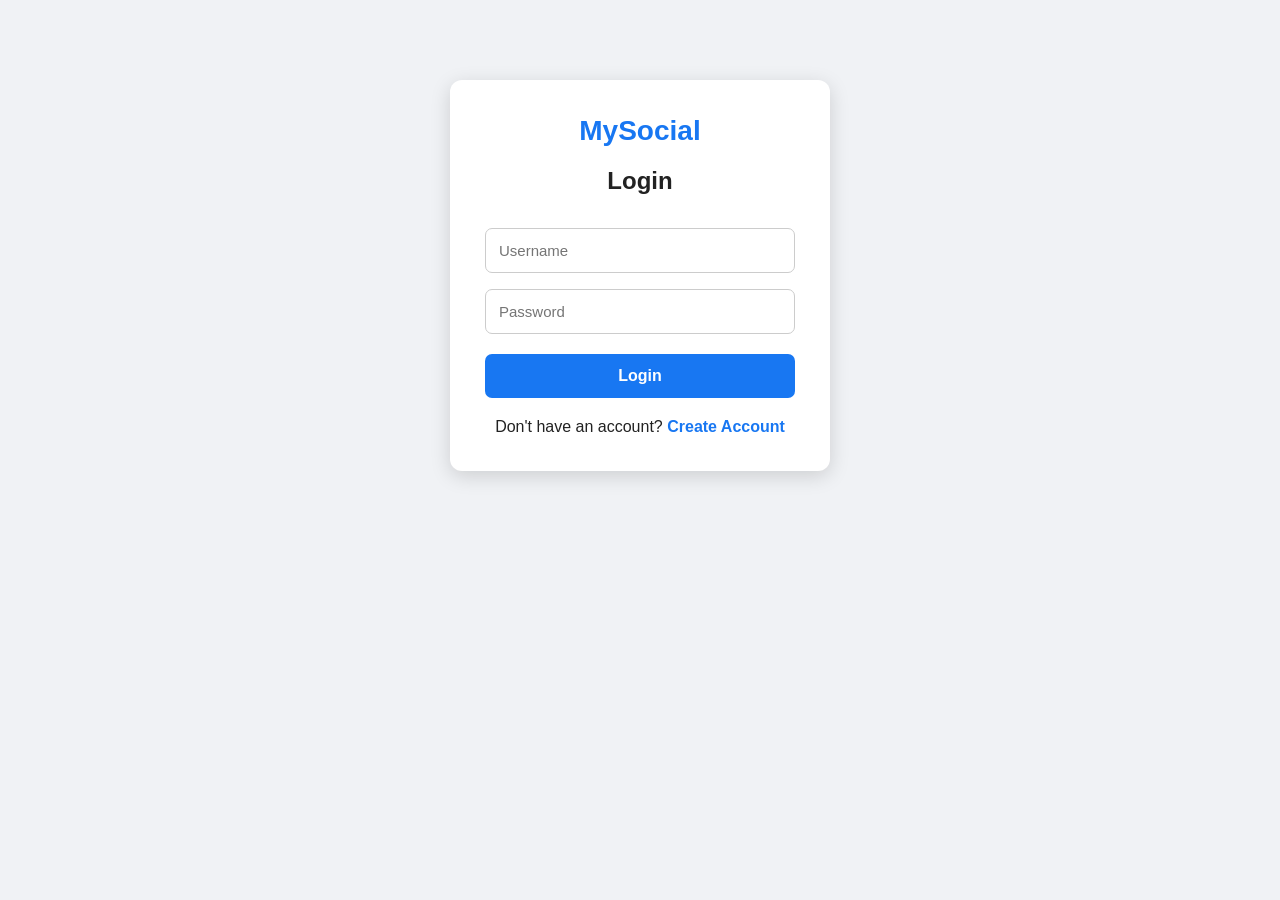
<file: index.html>
<!DOCTYPE html>
<html lang="en">
<head>
    <meta charset="UTF-8">
    <meta name="viewport" content="width=device-width, initial-scale=1.0">
    <title>Social Website - Login</title>
    <link rel="stylesheet" href="style.css">
</head>

<body>

    <div class="auth-container">

        <div class="logo">
            MySocial
        </div>

        <h2>Login</h2>

        <form id="loginForm">

            <input
                type="text"
                id="loginUsername"
                placeholder="Username"
                required
            >

            <input
                type="password"
                id="loginPassword"
                placeholder="Password"
                required
            >

            <button type="submit">Login</button>

        </form>

        <p>
            Don't have an account?
            <a href="register.html">Create Account</a>
        </p>

    </div>

    <script src="script.js"></script>

</body>
</html>
</file>
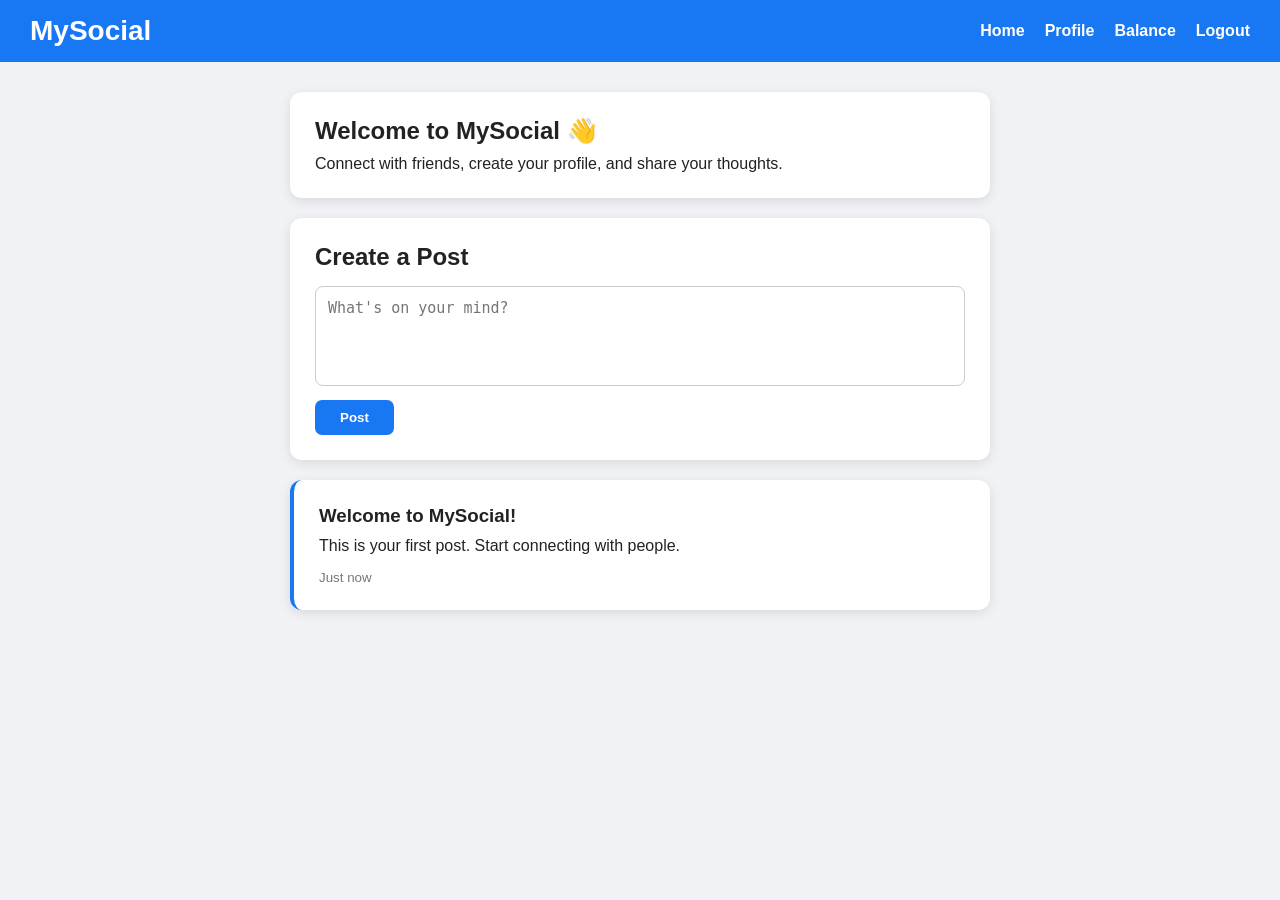
<file: home.html>
<!DOCTYPE html>
<html lang="en">
<head>
    <meta charset="UTF-8">
    <meta name="viewport" content="width=device-width, initial-scale=1.0">

    <title>MySocial - Home</title>

    <link rel="stylesheet" href="style.css">
</head>

<body>

    <!-- Navigation Bar -->
    <nav class="navbar">

        <div class="logo">
            MySocial
        </div>

        <div class="nav-links">
            <a href="home.html">Home</a>
            <a href="profile.html">Profile</a>
            <a href="recharge.html">Balance</a>
            <a href="index.html">Logout</a>
        </div>

    </nav>


    <!-- Main Content -->
    <main class="home-container">

        <section class="welcome-card">

            <h1>Welcome to MySocial 👋</h1>

            <p>
                Connect with friends, create your profile,
                and share your thoughts.
            </p>

        </section>


        <!-- Create Post -->
        <section class="post-box">

            <h2>Create a Post</h2>

            <textarea
                id="postText"
                placeholder="What's on your mind?"
            ></textarea>

            <button onclick="createPost()">
                Post
            </button>

        </section>


        <!-- Posts -->
        <section id="posts">

            <div class="post">

                <h3>Welcome to MySocial!</h3>

                <p>
                    This is your first post.
                    Start connecting with people.
                </p>

                <small>
                    Just now
                </small>

            </div>

        </section>

    </main>


    <script src="script.js"></script>

</body>
</html>
</file>
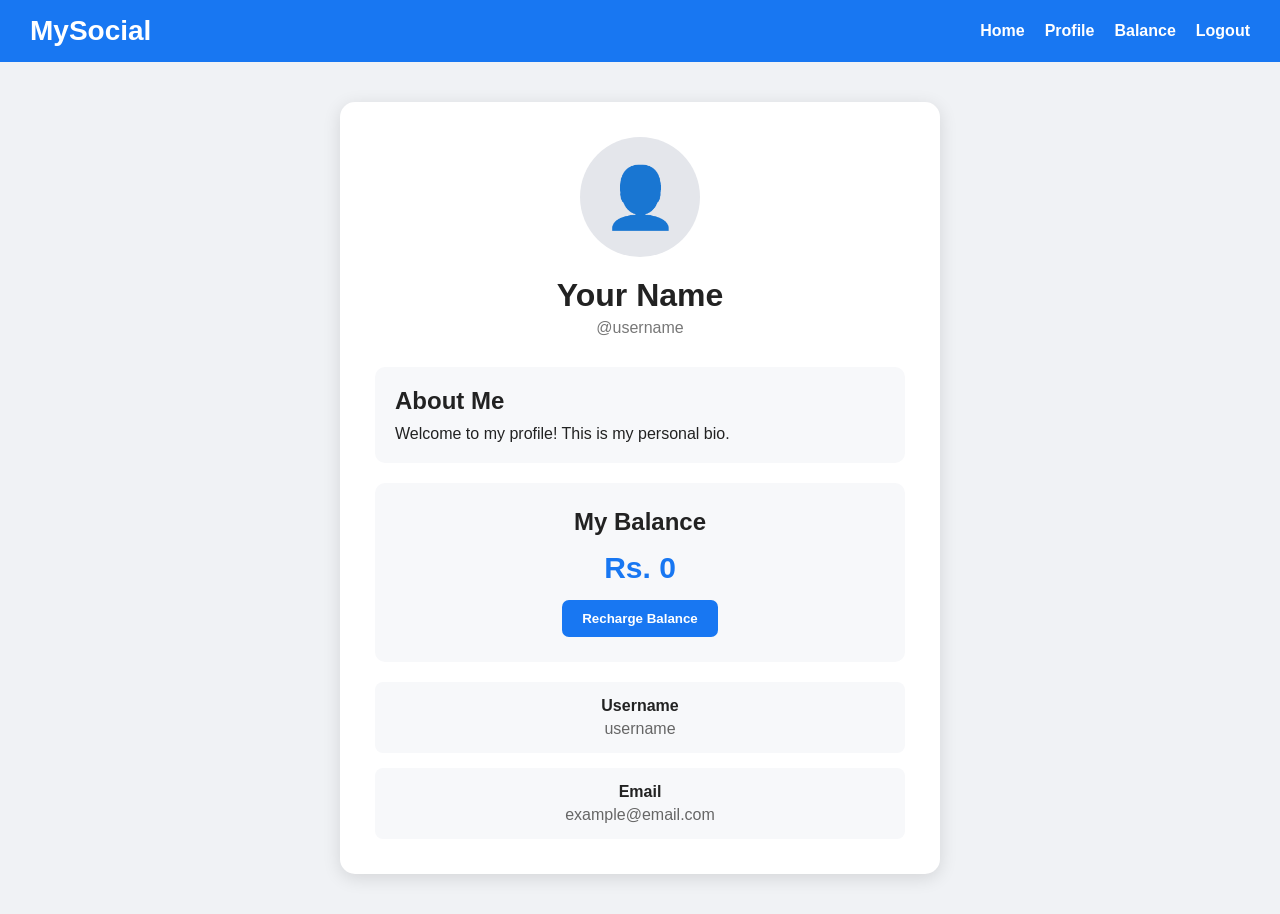
<file: profile.html>
<!DOCTYPE html>
<html lang="en">
<head>
    <meta charset="UTF-8">
    <meta name="viewport" content="width=device-width, initial-scale=1.0">

    <title>MySocial - Profile</title>

    <link rel="stylesheet" href="style.css">
</head>

<body>

    <!-- Navigation Bar -->
    <nav class="navbar">

        <div class="logo">
            MySocial
        </div>

        <div class="nav-links">
            <a href="home.html">Home</a>
            <a href="profile.html">Profile</a>
            <a href="recharge.html">Balance</a>
            <a href="index.html">Logout</a>
        </div>

    </nav>


    <!-- Profile -->
    <main class="profile-container">

        <div class="profile-card">

            <!-- Profile Photo -->
            <div class="profile-photo">
                👤
            </div>

            <!-- Username -->
            <h1 id="profileName">
                Your Name
            </h1>

            <p id="profileUsername">
                @username
            </p>


            <!-- Bio -->
            <div class="profile-section">

                <h2>About Me</h2>

                <p id="profileBio">
                    Welcome to my profile!
                    This is my personal bio.
                </p>

            </div>


            <!-- Balance -->
            <div class="balance-card">

                <h2>My Balance</h2>

                <div class="balance">
                    Rs. <span id="profileBalance">0</span>
                </div>

                <a href="recharge.html">
                    <button>
                        Recharge Balance
                    </button>
                </a>

            </div>


            <!-- Profile Information -->
            <div class="profile-info">

                <div>
                    <strong>Username</strong>
                    <p id="infoUsername">username</p>
                </div>

                <div>
                    <strong>Email</strong>
                    <p id="profileEmail">example@email.com</p>
                </div>

            </div>

        </div>

    </main>


    <script src="script.js"></script>

</body>
</html>
</file>
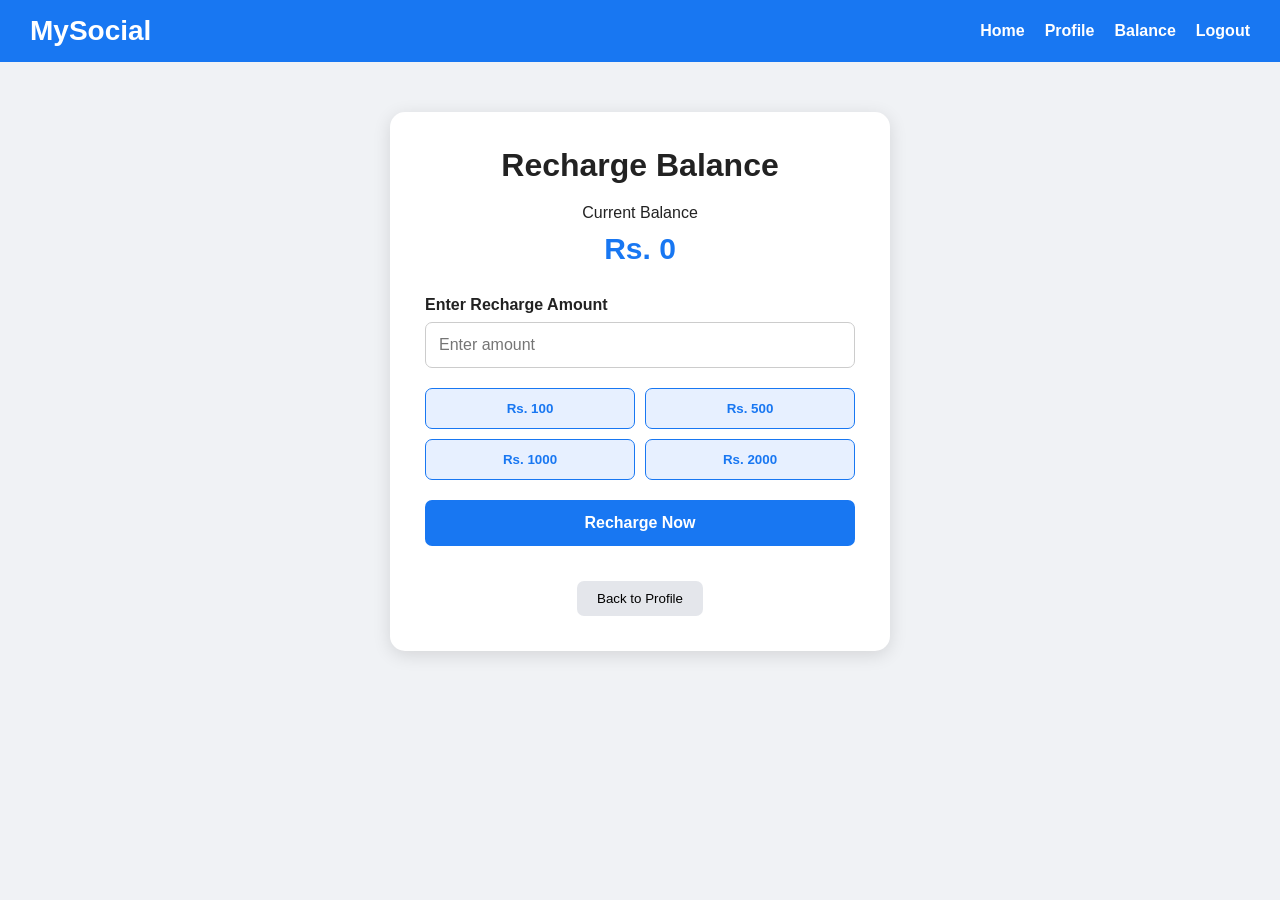
<file: recharge.html>
<!DOCTYPE html>
<html lang="en">
<head>
    <meta charset="UTF-8">
    <meta name="viewport" content="width=device-width, initial-scale=1.0">

    <title>MySocial - Recharge</title>

    <link rel="stylesheet" href="style.css">
</head>

<body>

    <!-- Navigation Bar -->
    <nav class="navbar">

        <div class="logo">
            MySocial
        </div>

        <div class="nav-links">
            <a href="home.html">Home</a>
            <a href="profile.html">Profile</a>
            <a href="recharge.html">Balance</a>
            <a href="index.html">Logout</a>
        </div>

    </nav>


    <!-- Recharge Page -->
    <main class="recharge-container">

        <div class="recharge-card">

            <h1>Recharge Balance</h1>

            <p>Current Balance</p>

            <div class="current-balance">
                Rs. <span id="currentBalance">0</span>
            </div>


            <form id="rechargeForm">

                <label for="amount">
                    Enter Recharge Amount
                </label>

                <input
                    type="number"
                    id="amount"
                    placeholder="Enter amount"
                    min="1"
                    required
                >


                <!-- Quick Amount Buttons -->
                <div class="quick-amounts">

                    <button type="button" onclick="selectAmount(100)">
                        Rs. 100
                    </button>

                    <button type="button" onclick="selectAmount(500)">
                        Rs. 500
                    </button>

                    <button type="button" onclick="selectAmount(1000)">
                        Rs. 1000
                    </button>

                    <button type="button" onclick="selectAmount(2000)">
                        Rs. 2000
                    </button>

                </div>


                <button
                    type="submit"
                    class="recharge-button"
                >
                    Recharge Now
                </button>

            </form>


            <p id="rechargeMessage"></p>

            <a href="profile.html">
                <button class="back-button">
                    Back to Profile
                </button>
            </a>

        </div>

    </main>


    <script src="script.js"></script>

</body>
</html>
</file>
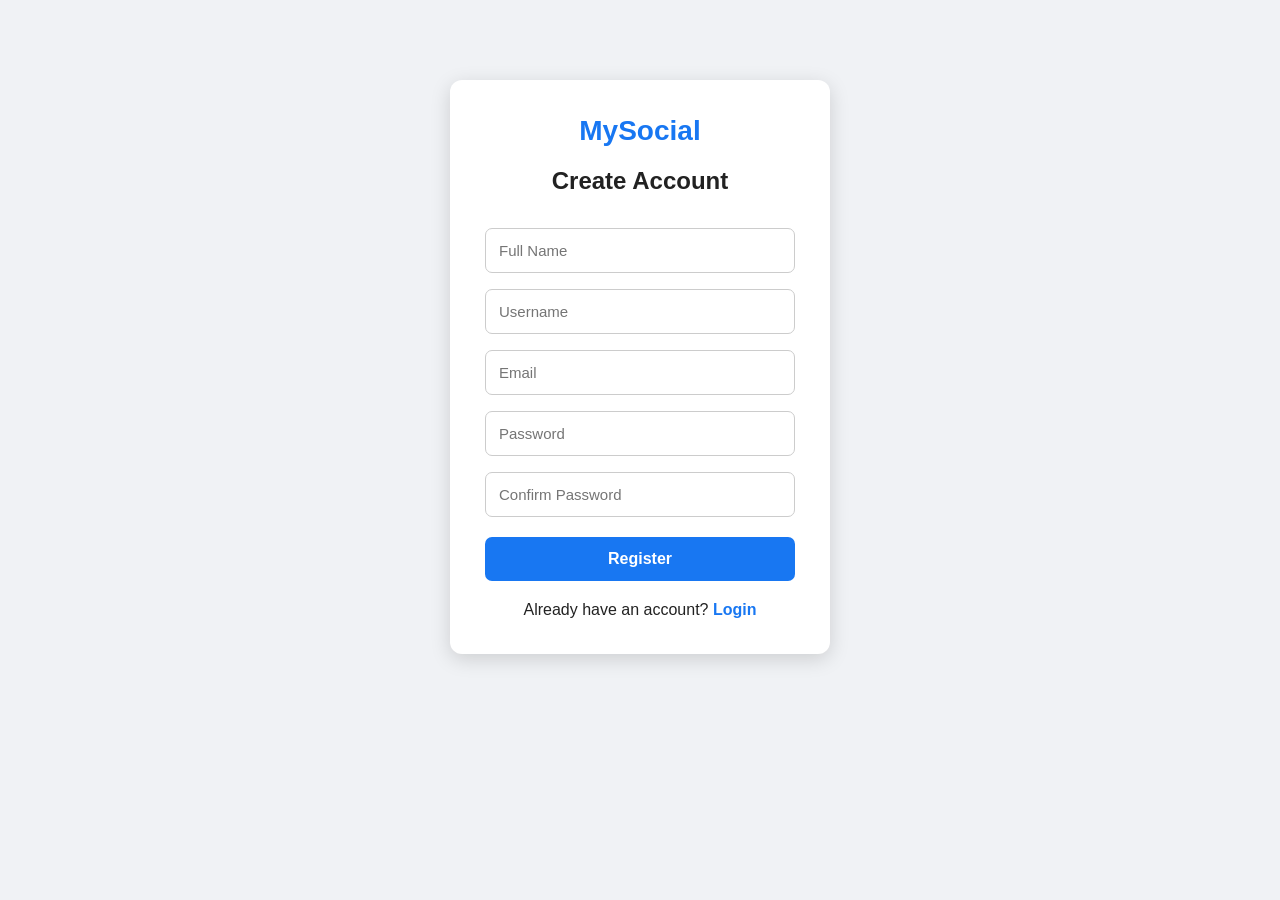
<file: register.html>
<!DOCTYPE html>
<html lang="en">
<head>
    <meta charset="UTF-8">
    <meta name="viewport" content="width=device-width, initial-scale=1.0">
    <title>MySocial - Register</title>

    <link rel="stylesheet" href="style.css">
</head>

<body>

    <div class="auth-container">

        <div class="logo">
            MySocial
        </div>

        <h2>Create Account</h2>

        <form id="registerForm">

            <input
                type="text"
                id="registerName"
                placeholder="Full Name"
                required
            >

            <input
                type="text"
                id="registerUsername"
                placeholder="Username"
                required
            >

            <input
                type="email"
                id="registerEmail"
                placeholder="Email"
                required
            >

            <input
                type="password"
                id="registerPassword"
                placeholder="Password"
                required
            >

            <input
                type="password"
                id="confirmPassword"
                placeholder="Confirm Password"
                required
            >

            <button type="submit">
                Register
            </button>

        </form>

        <p>
            Already have an account?
            <a href="index.html">Login</a>
        </p>

    </div>

    <script src="script.js"></script>

</body>
</html>
</file>
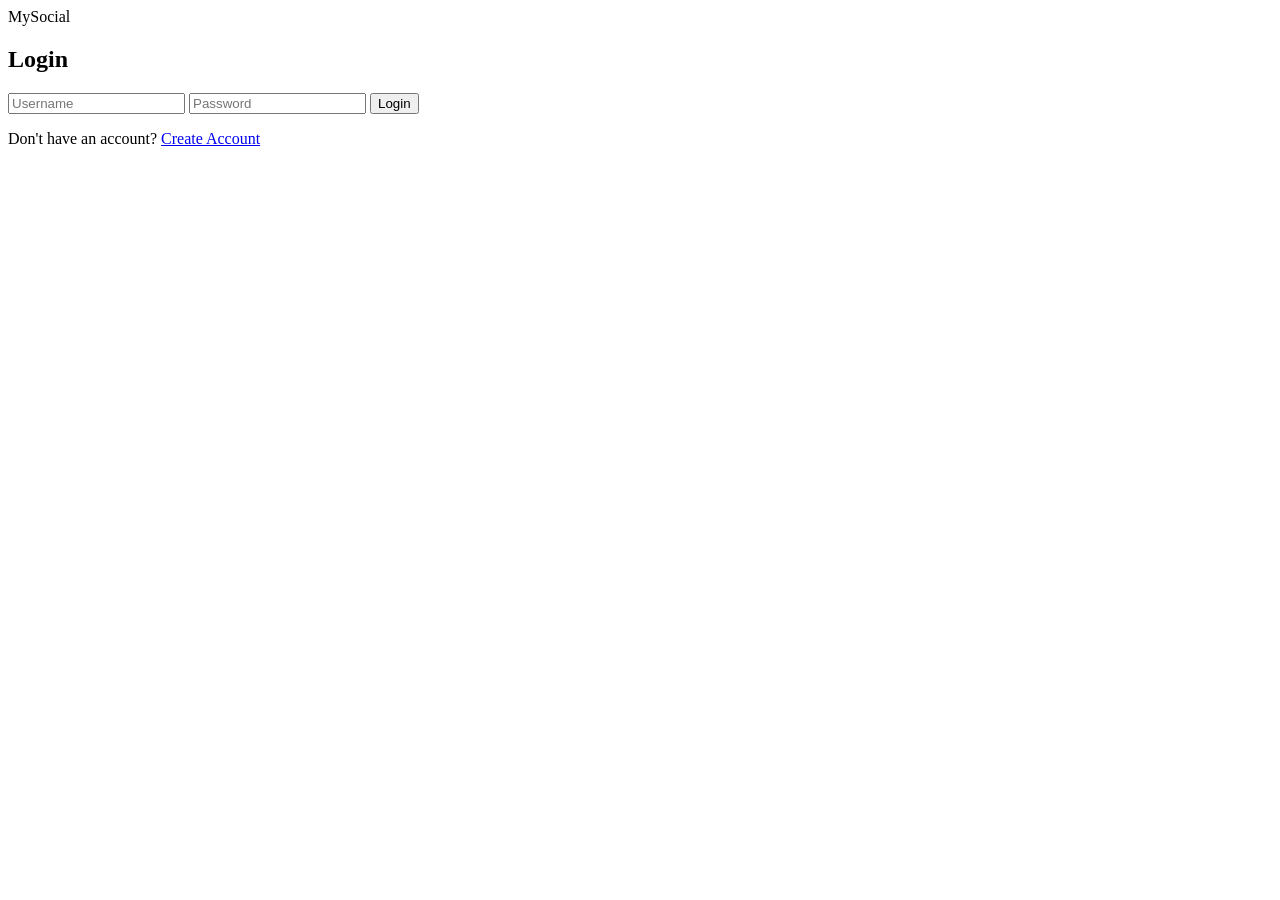
<file: Social Website - Login.html>
<!DOCTYPE html>
<!-- saved from url=(0054)file:///C:/Users/HP/OneDrive/Desktop/social/index.html -->
<html lang="en"><head><meta http-equiv="Content-Type" content="text/html; charset=UTF-8">
    
    <meta name="viewport" content="width=device-width, initial-scale=1.0">
    <title>Social Website - Login</title>
    <link rel="stylesheet" href="file:///C:/Users/HP/OneDrive/Desktop/social/style.css">
</head>

<body>

    <div class="auth-container">

        <div class="logo">
            MySocial
        </div>

        <h2>Login</h2>

        <form id="loginForm">

            <input type="text" id="loginUsername" placeholder="Username" required="">

            <input type="password" id="loginPassword" placeholder="Password" required="">

            <button type="submit">Login</button>

        </form>

        <p>
            Don't have an account?
            <a href="file:///C:/Users/HP/OneDrive/Desktop/social/register.html">Create Account</a>
        </p>

    </div>

    <script src="file:///C:/Users/HP/OneDrive/Desktop/social/script.js"></script>


</body></html>
</file>
<file: style.css>
* {
    margin: 0;
    padding: 0;
    box-sizing: border-box;
}

body {
    font-family: Arial, sans-serif;
    background: #f0f2f5;
    color: #222;
}

/* =========================
   Navigation Bar
========================= */

.navbar {
    background: #1877f2;
    color: white;
    padding: 15px 30px;
    display: flex;
    justify-content: space-between;
    align-items: center;
    position: sticky;
    top: 0;
    z-index: 100;
}

.logo {
    font-size: 28px;
    font-weight: bold;
}

.nav-links {
    display: flex;
    gap: 20px;
}

.nav-links a {
    color: white;
    text-decoration: none;
    font-weight: bold;
}

.nav-links a:hover {
    text-decoration: underline;
}


/* =========================
   Login & Register
========================= */

.auth-container {
    width: 380px;
    max-width: 90%;
    margin: 80px auto;
    background: white;
    padding: 35px;
    border-radius: 12px;
    box-shadow: 0 5px 20px rgba(0, 0, 0, 0.15);
    text-align: center;
}

.auth-container .logo {
    color: #1877f2;
    margin-bottom: 20px;
}

.auth-container h2 {
    margin-bottom: 25px;
}

.auth-container input {
    width: 100%;
    padding: 13px;
    margin: 8px 0;
    border: 1px solid #ccc;
    border-radius: 7px;
    font-size: 15px;
}

.auth-container button {
    width: 100%;
    padding: 13px;
    margin-top: 12px;
    background: #1877f2;
    color: white;
    border: none;
    border-radius: 7px;
    font-size: 16px;
    font-weight: bold;
    cursor: pointer;
}

.auth-container button:hover {
    background: #166fe5;
}

.auth-container p {
    margin-top: 20px;
}

.auth-container a {
    color: #1877f2;
    text-decoration: none;
    font-weight: bold;
}


/* =========================
   Home Page
========================= */

.home-container {
    width: 700px;
    max-width: 92%;
    margin: 30px auto;
}

.welcome-card,
.post-box,
.post {
    background: white;
    padding: 25px;
    margin-bottom: 20px;
    border-radius: 12px;
    box-shadow: 0 3px 12px rgba(0, 0, 0, 0.1);
}

.welcome-card h1 {
    margin-bottom: 10px;
}

.post-box h2 {
    margin-bottom: 15px;
}

.post-box textarea {
    width: 100%;
    height: 100px;
    padding: 12px;
    resize: none;
    border: 1px solid #ccc;
    border-radius: 8px;
    font-size: 15px;
}

.post-box button {
    margin-top: 10px;
    padding: 10px 25px;
    background: #1877f2;
    color: white;
    border: none;
    border-radius: 7px;
    cursor: pointer;
    font-weight: bold;
}

.post {
    border-left: 4px solid #1877f2;
}

.post h3 {
    margin-bottom: 10px;
}

.post small {
    display: block;
    margin-top: 15px;
    color: #777;
}


/* =========================
   Profile Page
========================= */

.profile-container {
    width: 600px;
    max-width: 92%;
    margin: 40px auto;
}

.profile-card {
    background: white;
    padding: 35px;
    border-radius: 15px;
    box-shadow: 0 4px 18px rgba(0, 0, 0, 0.12);
    text-align: center;
}

.profile-photo {
    width: 120px;
    height: 120px;
    margin: 0 auto 20px;
    border-radius: 50%;
    background: #e4e6eb;
    display: flex;
    align-items: center;
    justify-content: center;
    font-size: 60px;
}

.profile-card h1 {
    margin-bottom: 5px;
}

.profile-card > p {
    color: #777;
}

.profile-section {
    margin-top: 30px;
    padding: 20px;
    background: #f7f8fa;
    border-radius: 10px;
    text-align: left;
}

.profile-section h2 {
    margin-bottom: 10px;
}

.balance-card {
    margin-top: 20px;
    padding: 25px;
    background: #f7f8fa;
    border-radius: 10px;
}

.balance {
    font-size: 30px;
    font-weight: bold;
    margin: 15px 0;
    color: #1877f2;
}

.balance-card button {
    padding: 11px 20px;
    background: #1877f2;
    color: white;
    border: none;
    border-radius: 7px;
    cursor: pointer;
    font-weight: bold;
}

.profile-info {
    margin-top: 20px;
    display: grid;
    gap: 15px;
}

.profile-info div {
    padding: 15px;
    background: #f7f8fa;
    border-radius: 8px;
}

.profile-info p {
    margin-top: 5px;
    color: #666;
}


/* =========================
   Recharge Page
========================= */

.recharge-container {
    width: 500px;
    max-width: 92%;
    margin: 50px auto;
}

.recharge-card {
    background: white;
    padding: 35px;
    border-radius: 15px;
    box-shadow: 0 4px 18px rgba(0, 0, 0, 0.12);
    text-align: center;
}

.recharge-card h1 {
    margin-bottom: 20px;
}

.current-balance {
    font-size: 30px;
    font-weight: bold;
    color: #1877f2;
    margin: 10px 0 30px;
}

.recharge-card label {
    display: block;
    text-align: left;
    font-weight: bold;
    margin-bottom: 8px;
}

.recharge-card input {
    width: 100%;
    padding: 13px;
    border: 1px solid #ccc;
    border-radius: 7px;
    font-size: 16px;
}


/* Quick Amounts */

.quick-amounts {
    display: grid;
    grid-template-columns: 1fr 1fr;
    gap: 10px;
    margin: 20px 0;
}

.quick-amounts button {
    padding: 12px;
    background: #e7f0ff;
    color: #1877f2;
    border: 1px solid #1877f2;
    border-radius: 7px;
    cursor: pointer;
    font-weight: bold;
}

.quick-amounts button:hover {
    background: #1877f2;
    color: white;
}


/* Recharge Button */

.recharge-button {
    width: 100%;
    padding: 14px;
    background: #1877f2;
    color: white;
    border: none;
    border-radius: 7px;
    font-size: 16px;
    font-weight: bold;
    cursor: pointer;
}

.recharge-button:hover {
    background: #166fe5;
}

#rechargeMessage {
    margin-top: 15px;
    font-weight: bold;
}

.back-button {
    margin-top: 20px;
    padding: 10px 20px;
    background: #e4e6eb;
    border: none;
    border-radius: 7px;
    cursor: pointer;
}


/* =========================
   Mobile Responsive
========================= */

@media (max-width: 600px) {

    .navbar {
        padding: 12px 15px;
        flex-direction: column;
        gap: 12px;
    }

    .nav-links {
        gap: 12px;
        flex-wrap: wrap;
        justify-content: center;
    }

    .auth-container {
        margin-top: 40px;
        padding: 25px;
    }

    .home-container,
    .profile-container,
    .recharge-container {
        margin-top: 25px;
    }
}
</file>
